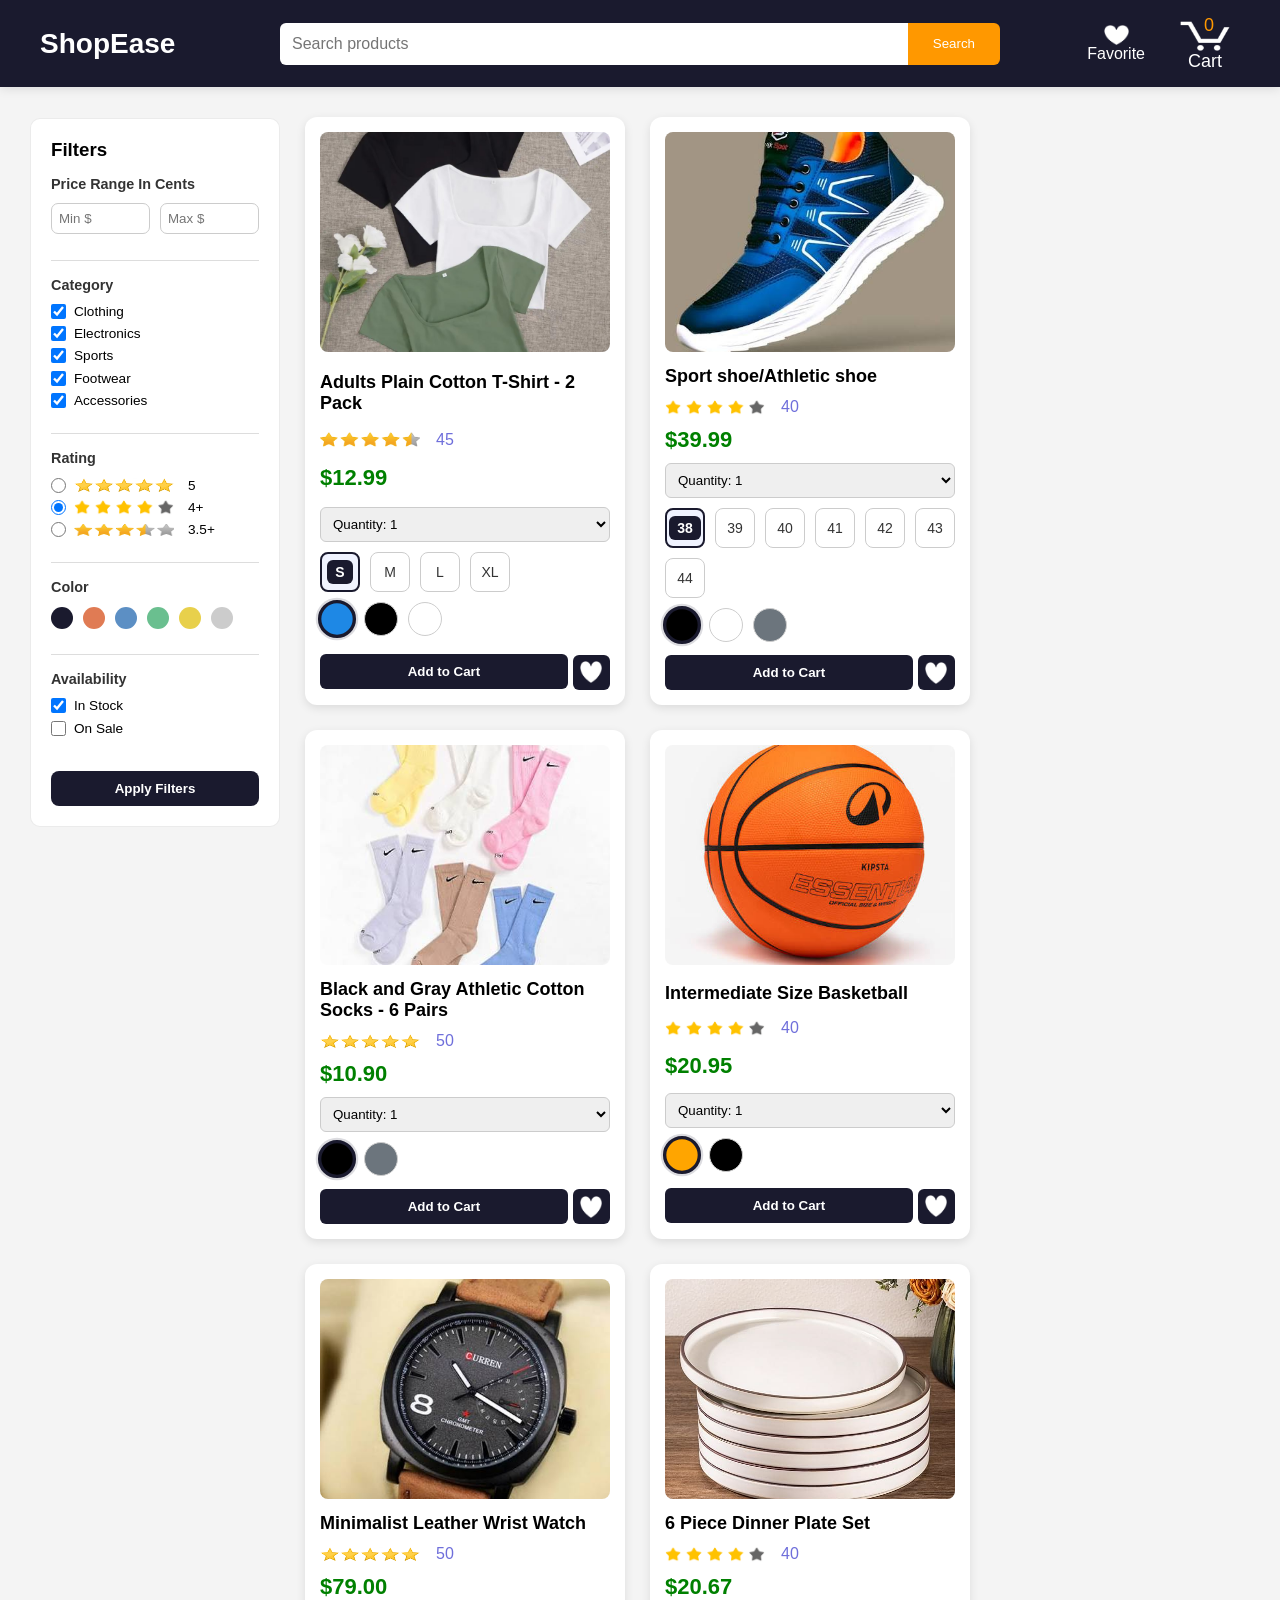
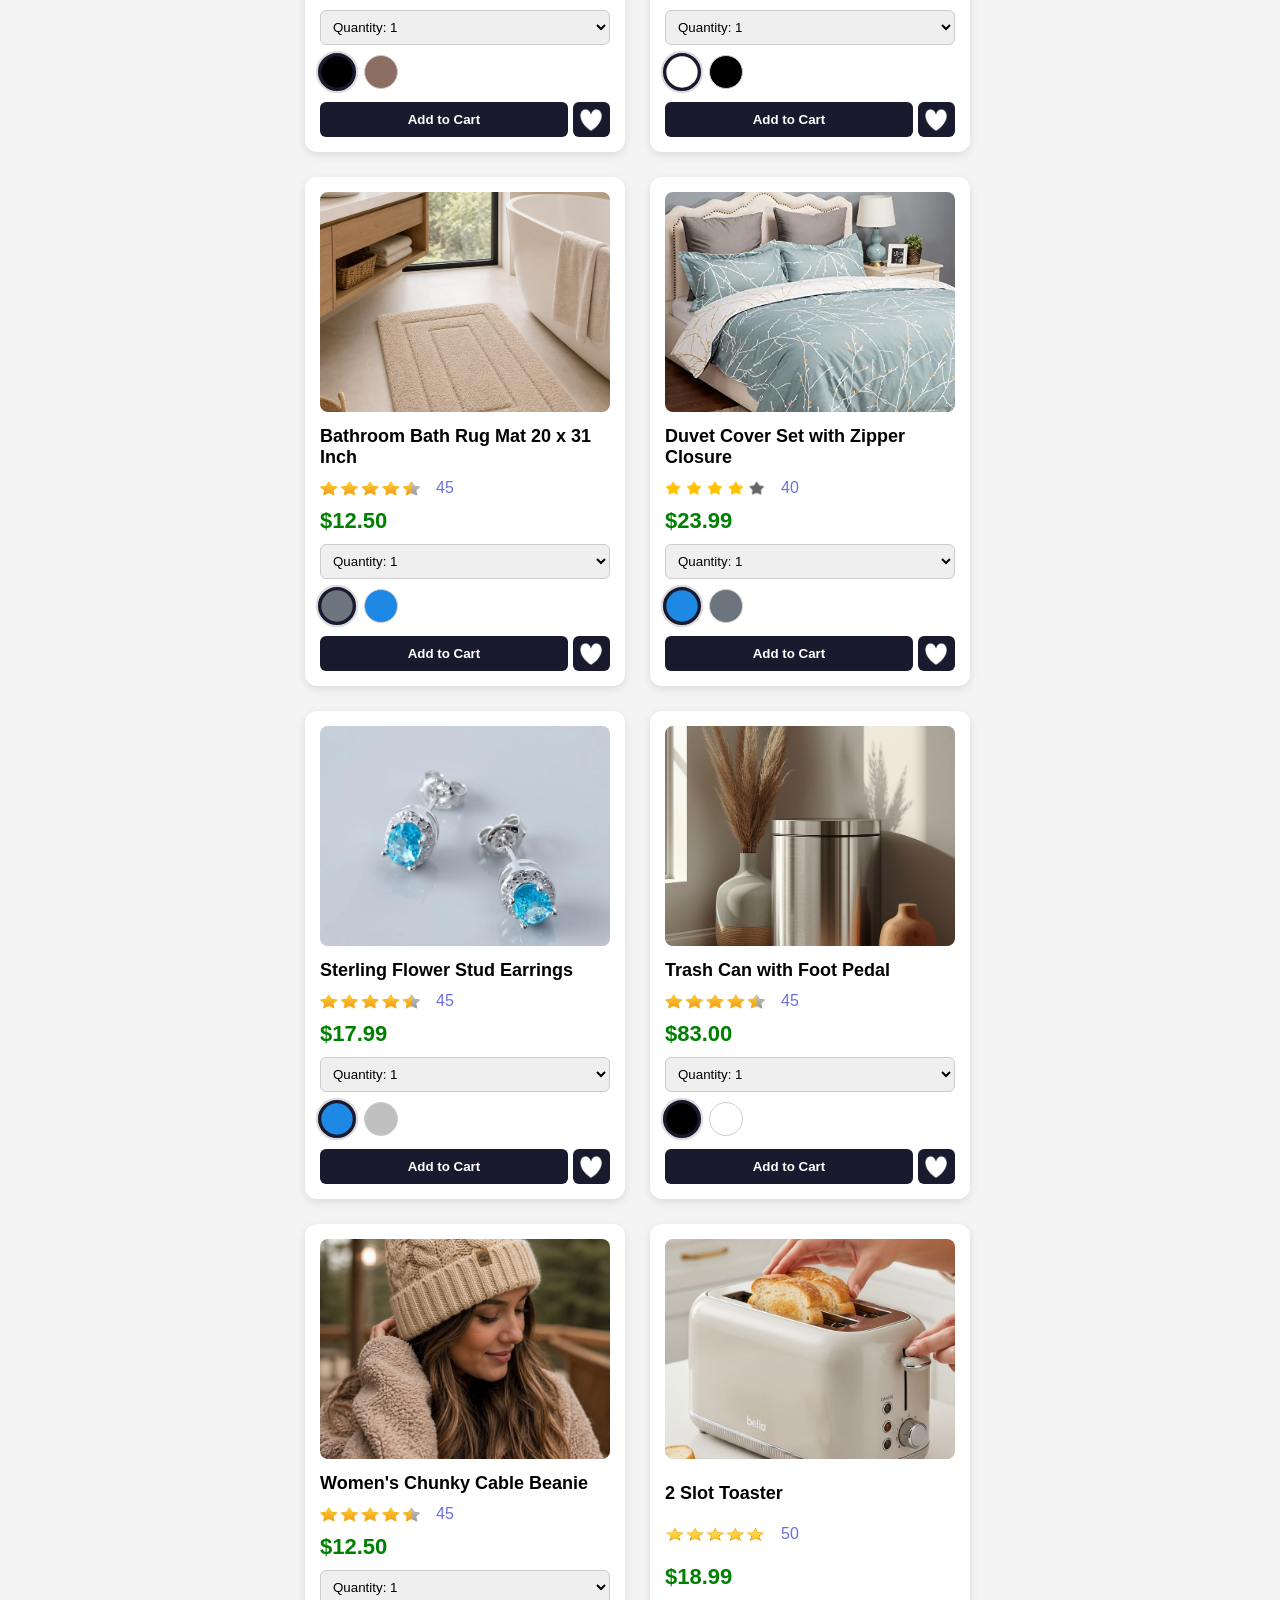
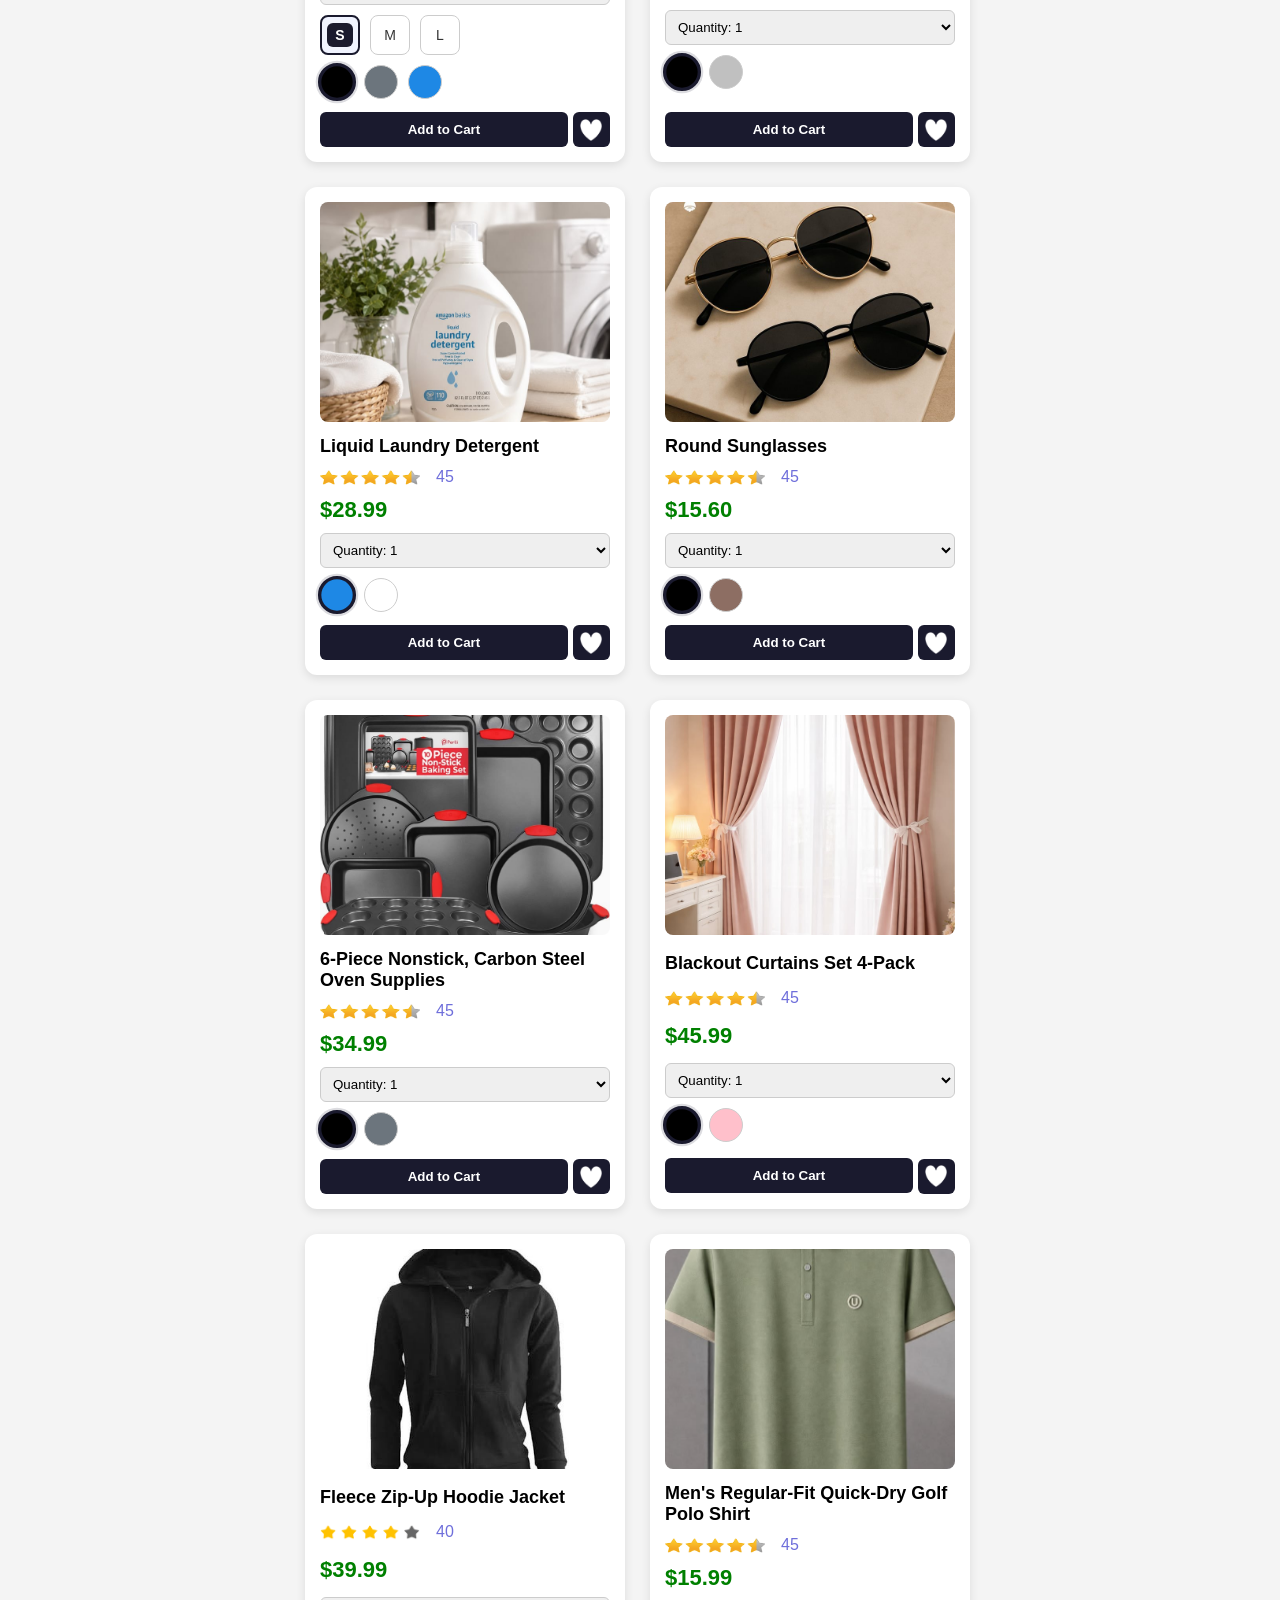
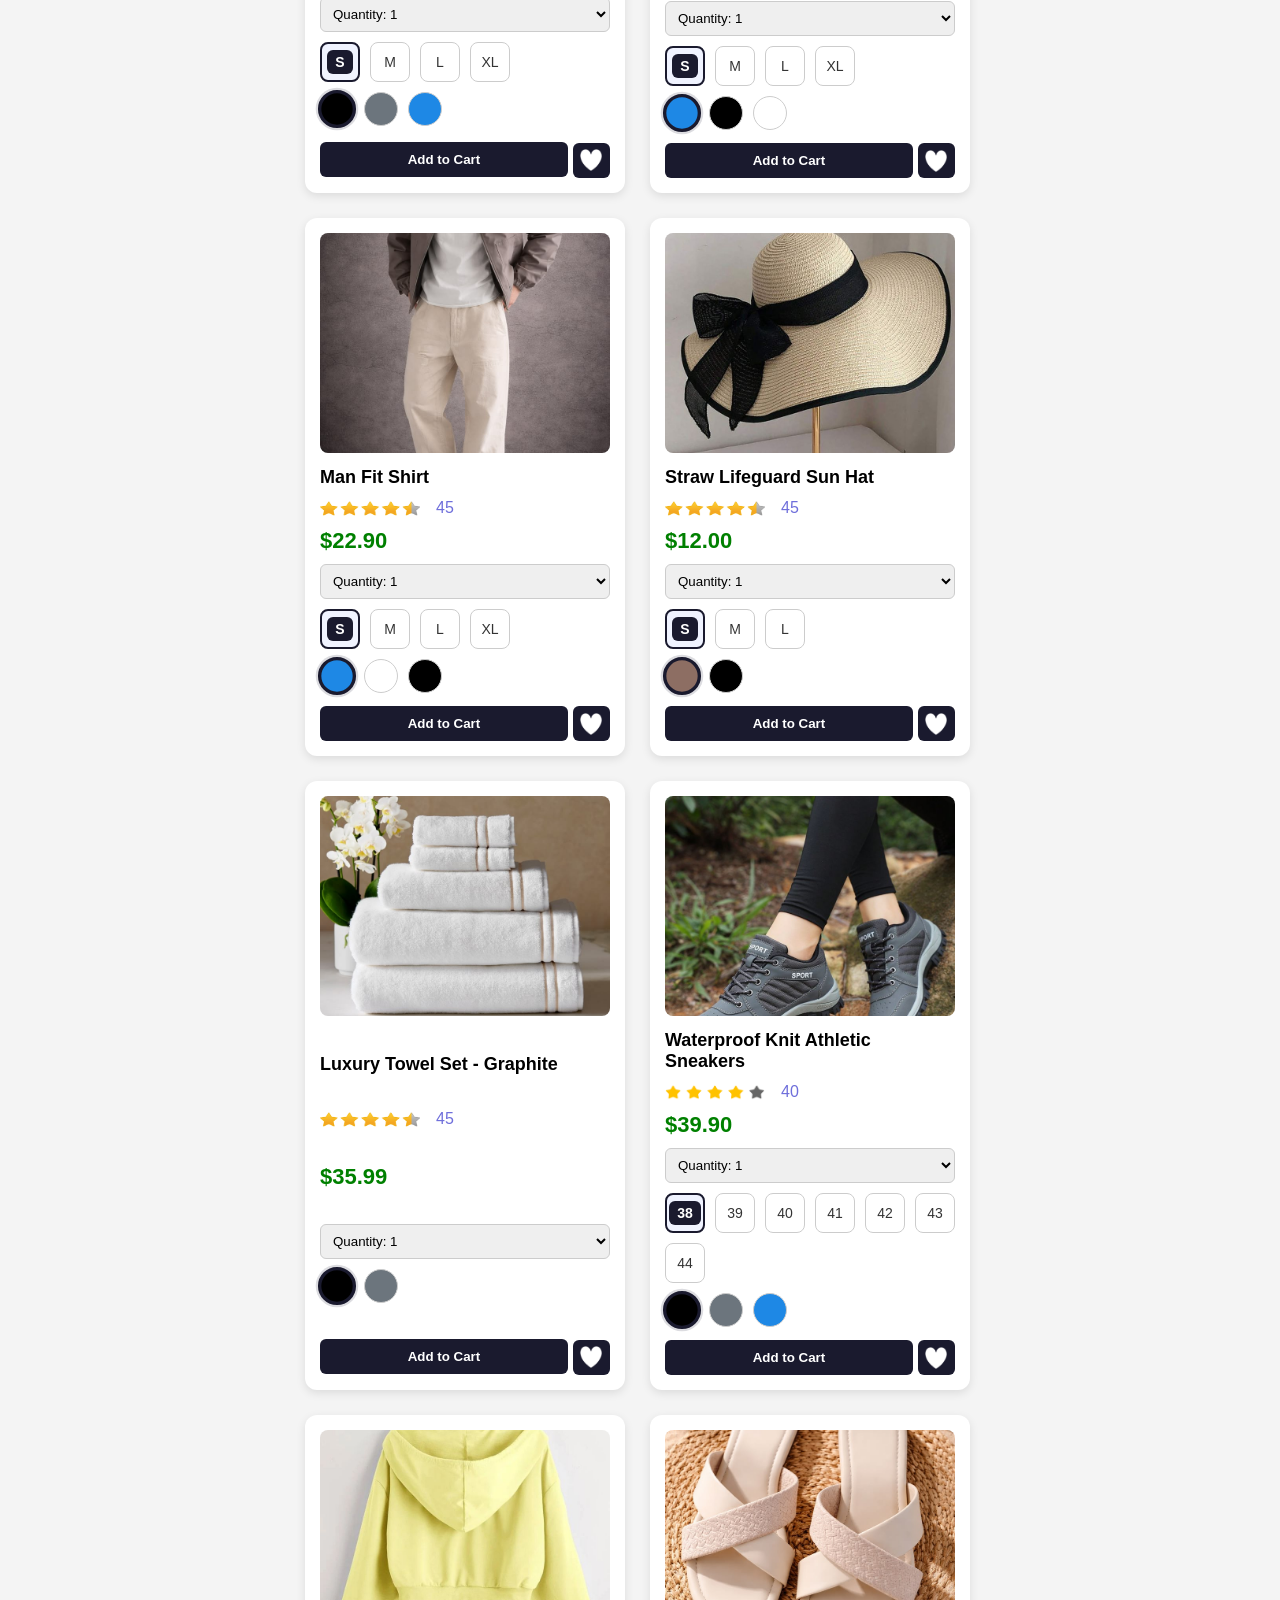
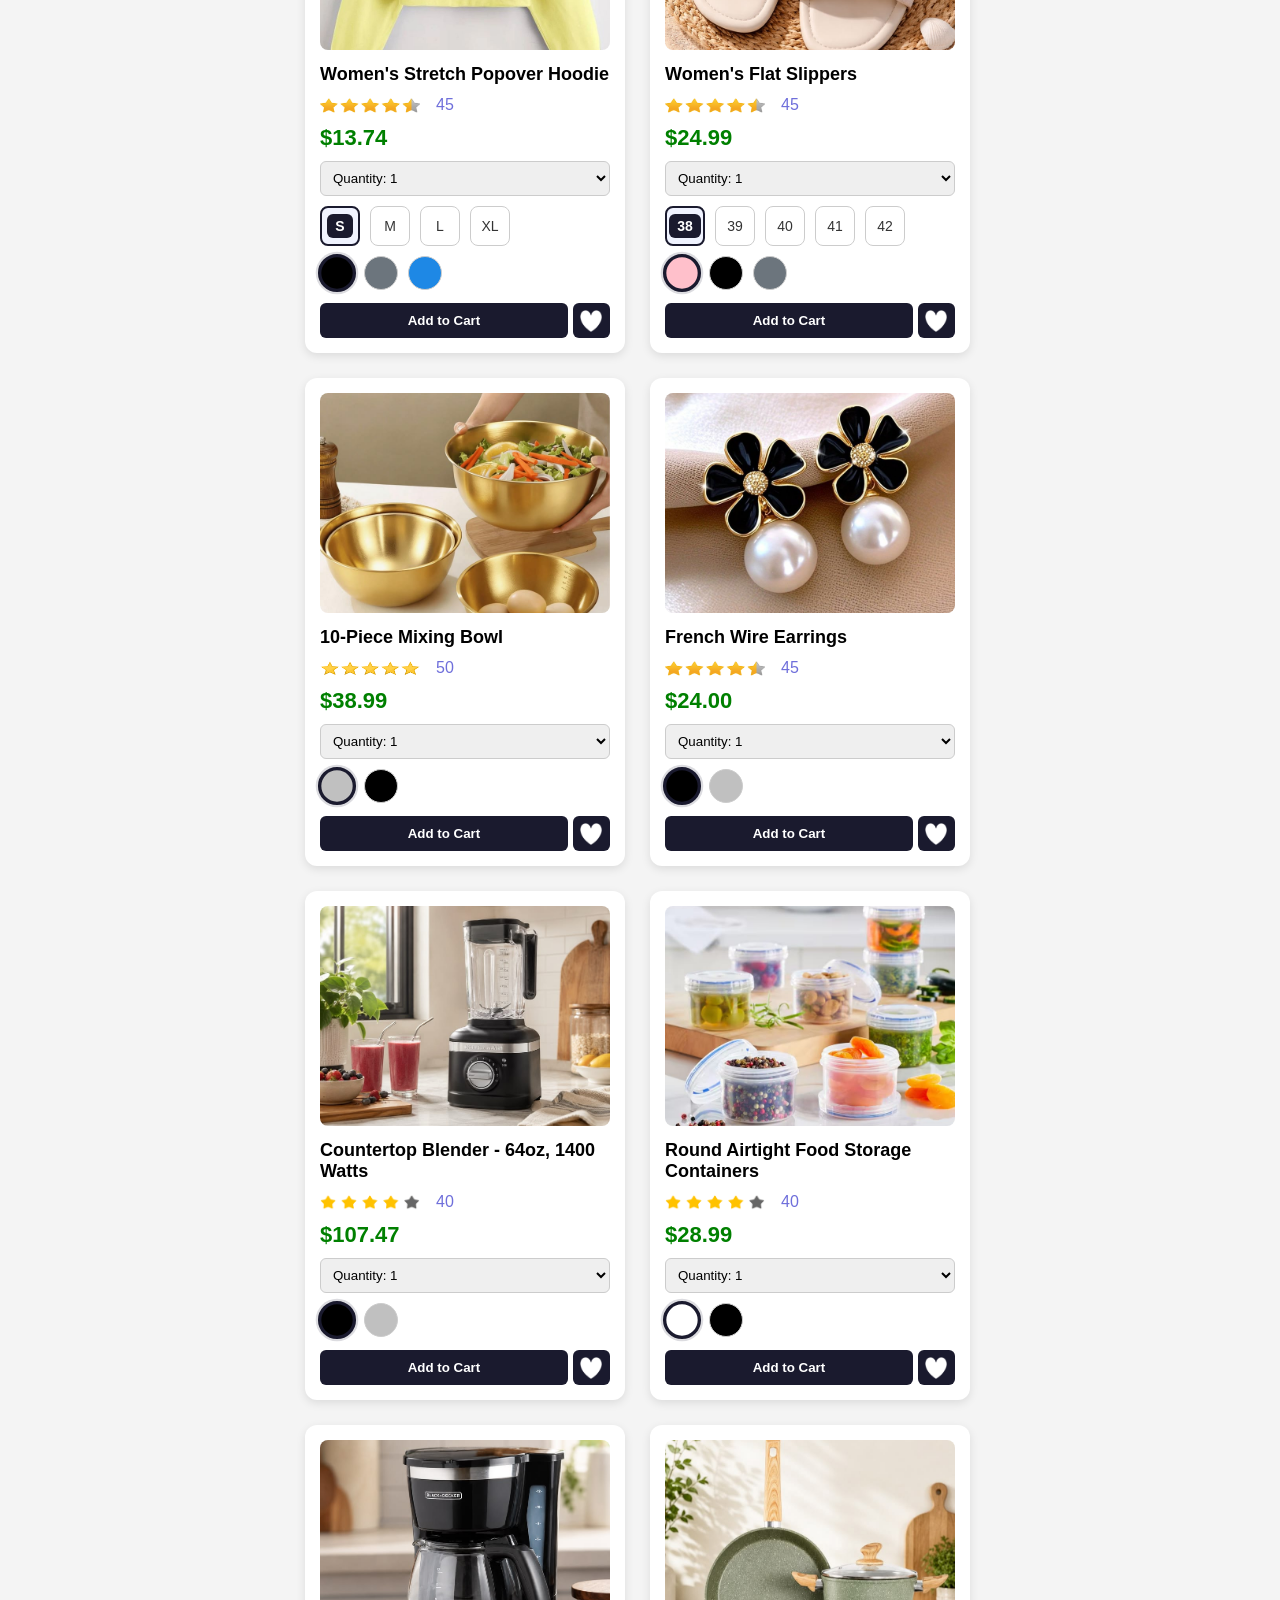
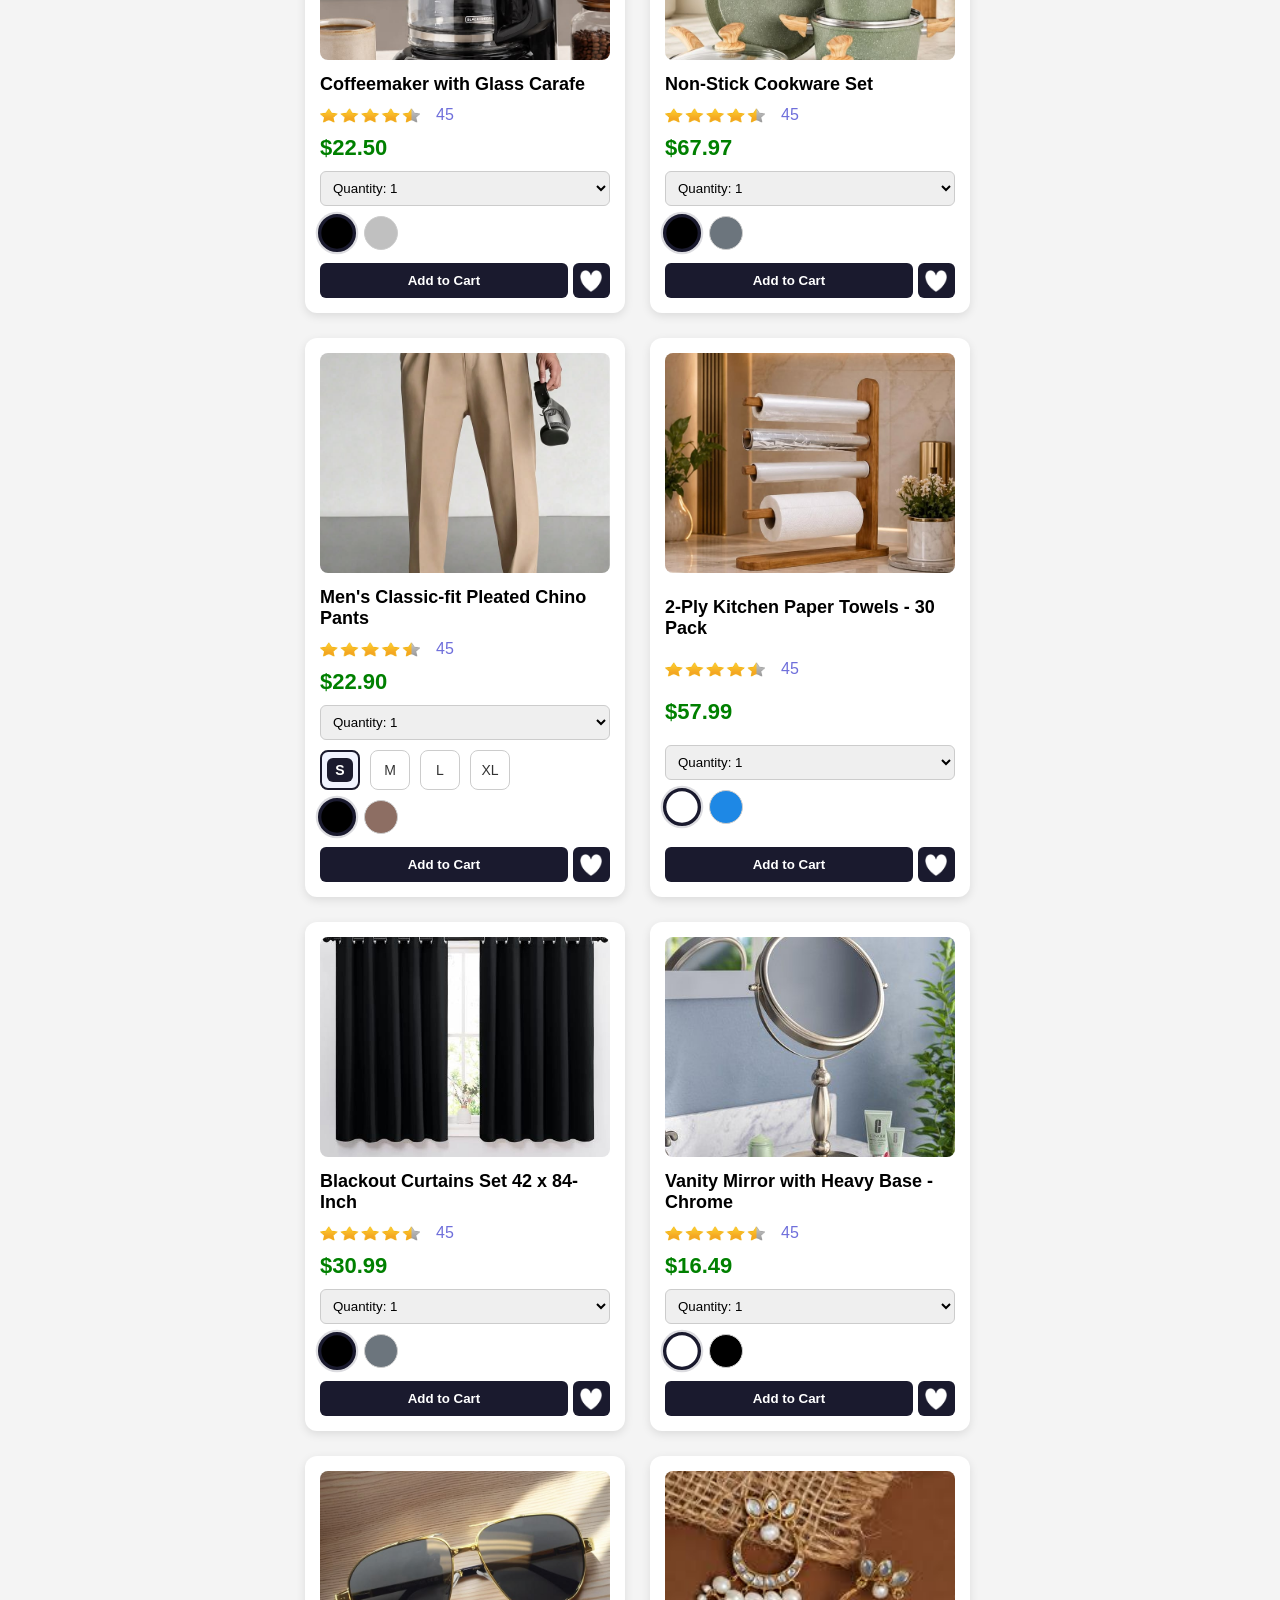
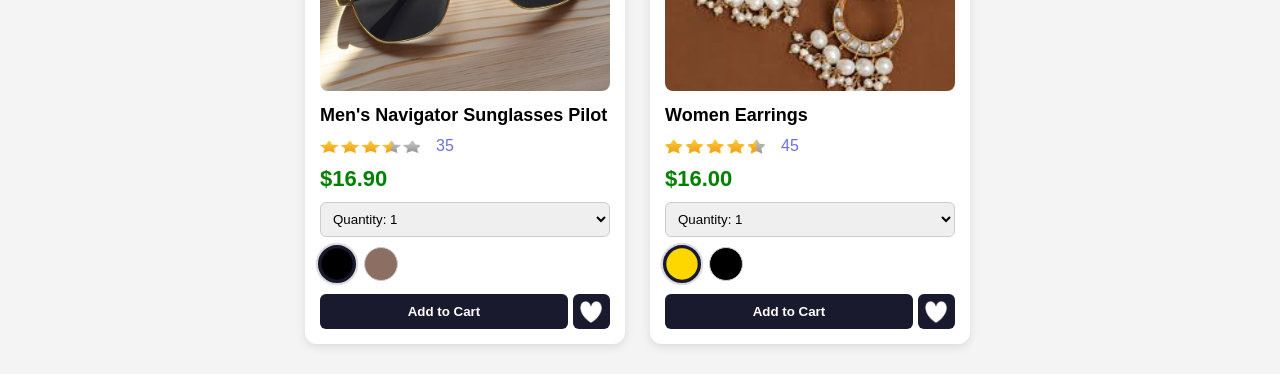
<file: index.html>
<!DOCTYPE html>
<html lang="en">

<head>
    <meta charset="UTF-8">
    <meta name="viewport" content="width=device-width, initial-scale=1.0">
    <title>ShopEase</title>
    <link rel="stylesheet" href="style/ShopEase.css">
</head>

<body>
    <div class="navbar">

    <div class="nav-main">

        <div class="logo">ShopEase</div>

        <!-- Desktop Search -->
        <div class="desktop-search">
            <div class="search-box">
                <input id="search-input" type="text" placeholder="Search products">
                <button id="search-btn">Search</button>
            </div>
        </div>


        <div class="nav-actions">

            <!-- Mobile Only Search Icon -->
            <button id="mobile-search-btn" class="mobile-search-btn">
                🔍
            </button>


            <a class="fav-link" href="fav-product.html">
                <img class="fav-icon" src="images/unfilled-heart.png">
                <div class="fav-text">Favorite</div>
            </a>


            <a class="cart" href="checkout.html">

                <div class="cart-quantity JS-cart-quantity">
                    0
                </div>

                <img src="images/cart-icon.png" class="cart-image">

                <div class="cart-text">
                    Cart
                </div>

            </a>

        </div>

    </div>


    <!-- Mobile Search -->
    <div class="mobile-search">

        <div class="search-box">

            <input id="search-input-mobile" type="text" placeholder="Search products">

            <button id="search-btn-mobile">
                Search
            </button>

        </div>

    </div>


</div>

    <div class="container">
        <button class="filter-toggle" id="filter-toggle">☰ Filter</button>

        <aside class="sidebar">
            <h3>Filters</h3>

            <div class="filter-section">
                <h4>Price Range In Cents</h4>
                <div class="price-range">
                    <input id="price-min" type="number" placeholder="Min $" min="0" />
                    <input id="price-max" type="number" placeholder="Max $" min="0" />
                </div>
            </div>

            <hr class="divider">

            <div class="filter-section">
                <h4>Category</h4>
                <label><input type="checkbox" data-category="clothing" checked> Clothing</label>
                <label><input type="checkbox" data-category="electronics" checked> Electronics</label>
                <label><input type="checkbox" data-category="sports" checked> Sports</label>
                <label><input type="checkbox" data-category="footwear" checked> Footwear</label>
                <label><input type="checkbox" data-category="accessories" checked> Accessories</label>
            </div>

            <hr class="divider">

            <div class="filter-section">
                <h4>Rating</h4>
                <label><input type="radio" name="rating" value="5"> <img class="product-rating-star"
                        src="images/ratings/rating-5.png">5</label>
                <label><input type="radio" name="rating" value="4" checked><img class="product-rating-star"
                        src="images/ratings/rating-4.png">4+</label>
                <label><input type="radio" name="rating" value="3.5"><img class="product-rating-star"
                        src="images/ratings/rating-3.5.png">3.5+</label>
            </div>

            <hr class="divider">

            <div class="filter-section">
                <h4>Color</h4>
                <div class="color-dots">
                    <div class="color-dot" data-color="black" style="background:#1a1a2e;"></div>
                    <div class="color-dot" data-color="orange" style="background:#e07b54;"></div>
                    <div class="color-dot" data-color="blue" style="background:#5c8fc4;"></div>
                    <div class="color-dot" data-color="green" style="background:#6abf8f;"></div>
                    <div class="color-dot" data-color="yellow" style="background:#e8d04b;"></div>
                    <div class="color-dot" data-color="gray" style="background:#ccc;"></div>
                </div>
            </div>

            <hr class="divider">

            <div class="filter-section">
                <h4>Availability</h4>
                <label><input type="checkbox" data-availability="in-stock" checked> In Stock</label>
                <label><input type="checkbox" data-availability="on-sale"> On Sale</label>
            </div>

            <button class="apply-btn" id="apply-filters">Apply Filters</button>
        </aside>

        <div class="products JS-products"></div>
    </div>
    <script type="module" src="scripts/data/ShopEase.js"></script>
</body>

</html>
</file>
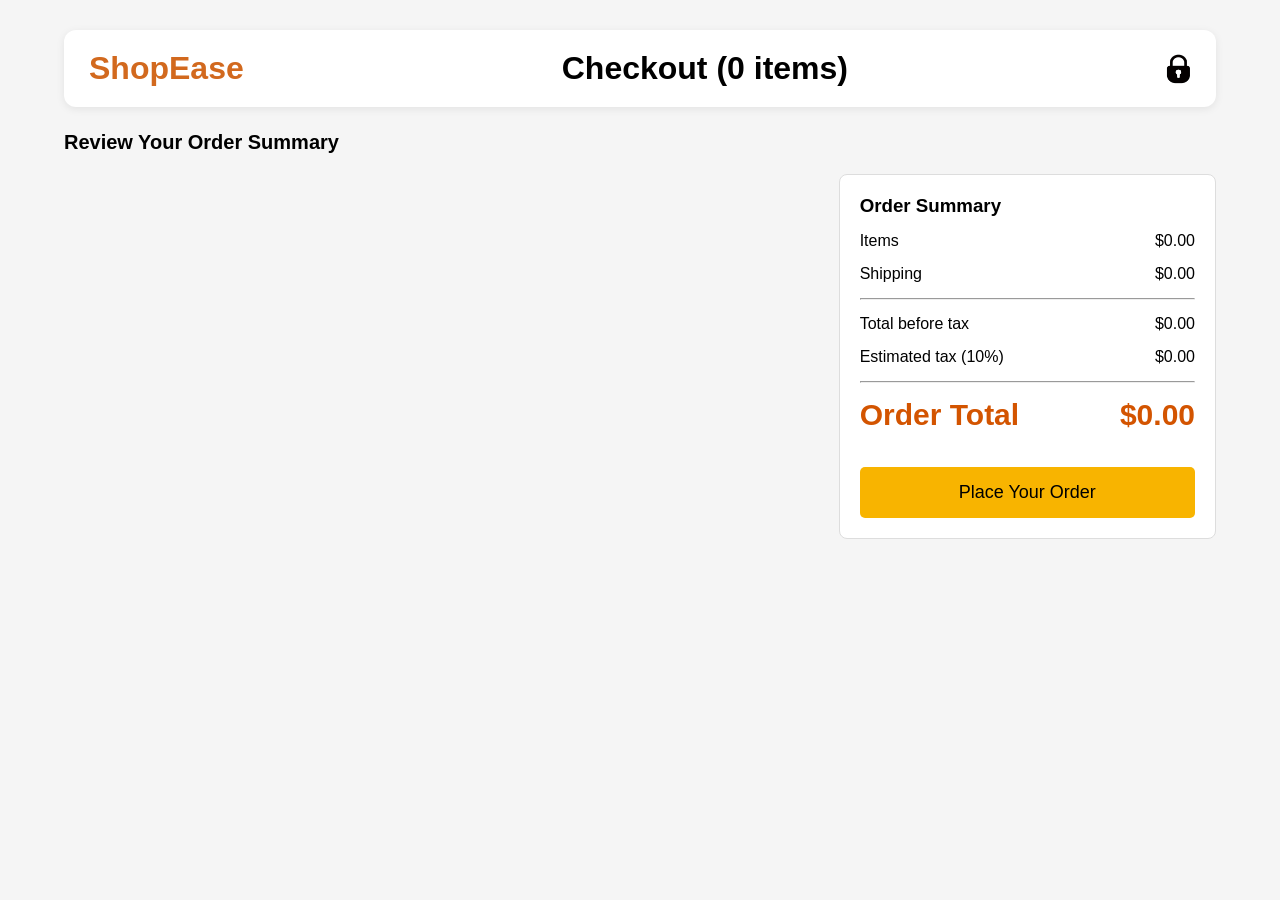
<file: checkout.html>
<!DOCTYPE html>
<html lang="en">

<head>
    <meta charset="UTF-8">
    <meta name="viewport" content="width=device-width, initial-scale=1.0">
    <title>Checkout</title>
    <link rel="stylesheet" href="style/checkout.css">
</head>

<body>
    <div class="container">
        <div class="heading">
            <a href="index.html"><h1>ShopEase</h1></a>
            <h1>Checkout (<span class="JS-checkout-count">0</span> items)</h1>
            <img src="images/lock-checkout.png" alt="lock">
        </div>

        <div class="order-summary">Review Your Order Summary</div>
        <div class="main">
            <div class="left">
                <div>
                    <div class="items JS-order-summary"></div>
                </div>
            </div>

            <div class="right">
                <div class="box summary">
                    <h3>Order Summary</h3>
                    <p><span>Items</span><span class="JS-items-price">$0.00</span></p>
                    <p><span>Shipping</span><span class="JS-shipping">$0.00</span></p>
                    <hr>
                    <p><span>Total before tax</span><span class="JS-total-before-tax">$0.00</span></p>
                    <p><span>Estimated tax (10%)</span><span class="JS-estimated-tax">$0.00</span></p>
                    <hr>
                    <p class="order-total">
                        <span>Order Total</span>
                        <span class="JS-order-total">$0.00</span>
                    </p>
                    <button class="JS-place-order">Place Your Order</button>
                </div>

            </div>
        </div>
    </div>
    <script type="module" src="scripts/data/checkout.js"></script>
</body>

</html>
</file>
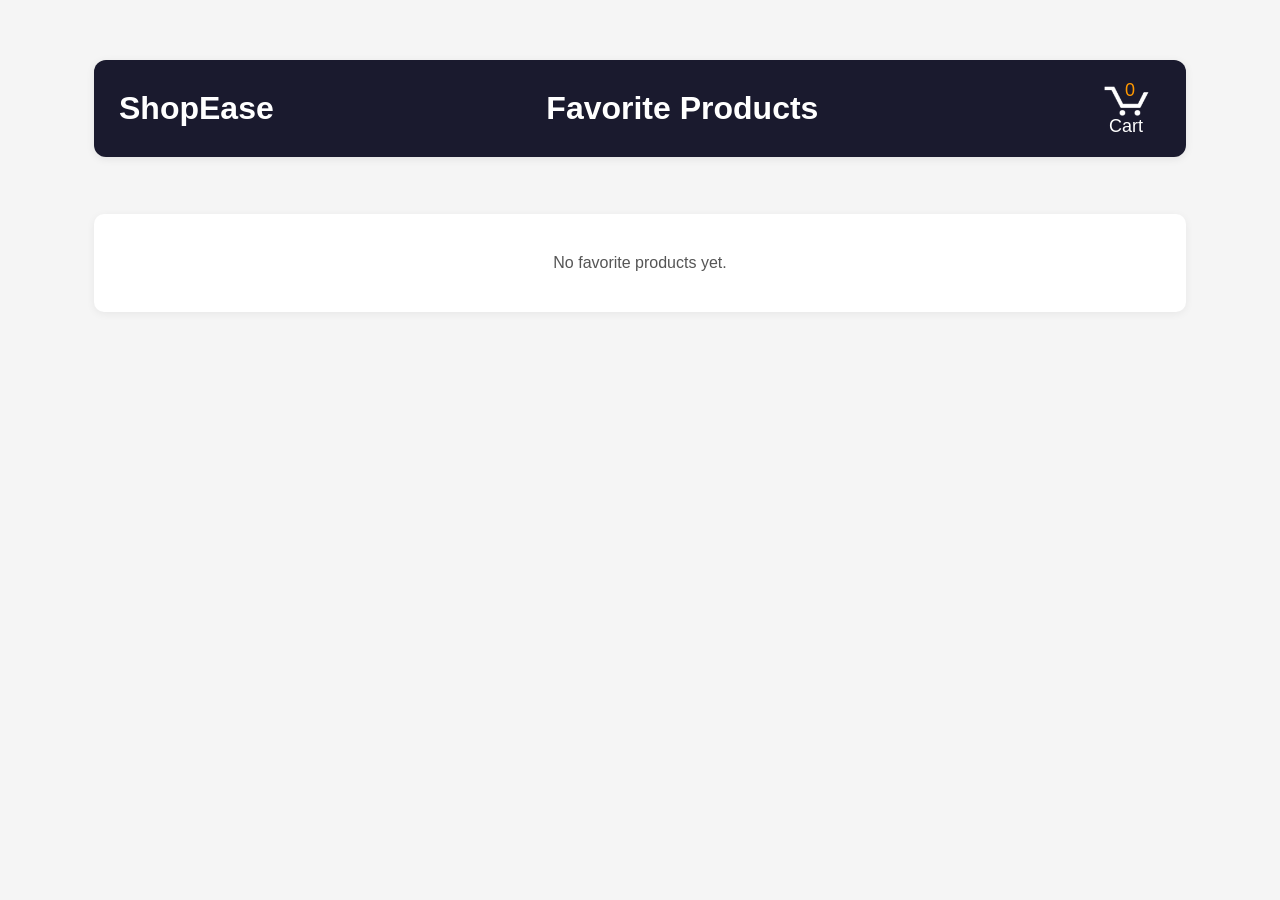
<file: fav-product.html>
<!DOCTYPE html>
<html lang="en">

<head>
    <meta charset="UTF-8">
    <meta name="viewport" content="width=device-width, initial-scale=1.0">
    <title>fav products</title>
    <link rel="stylesheet" href="style/ShopEase.css">
    <link rel="stylesheet" href="style/fav-products.css">
</head>

<body>
    <div class="container">
        <div class="heading">
            <a href="index.html">
                <h1>ShopEase</h1>
            </a>
            <h1>Favorite Products</h1>
            <a class="cart" href="checkout.html" target="_blank">
                <div class="cart-quantity JS-cart-quantity">0</div>
                <img src="images/cart-icon.png" class="cart-image">
                <div class="cart-text">Cart</div>
            </a>
        </div>
        <div class="favorites-grid"></div>
    </div>
    <script type="module" src="scripts/data/ShopEase.js"></script>

    <script type="module" src="scripts/data/fav-products.js"></script>
</body>

</html>
</file>
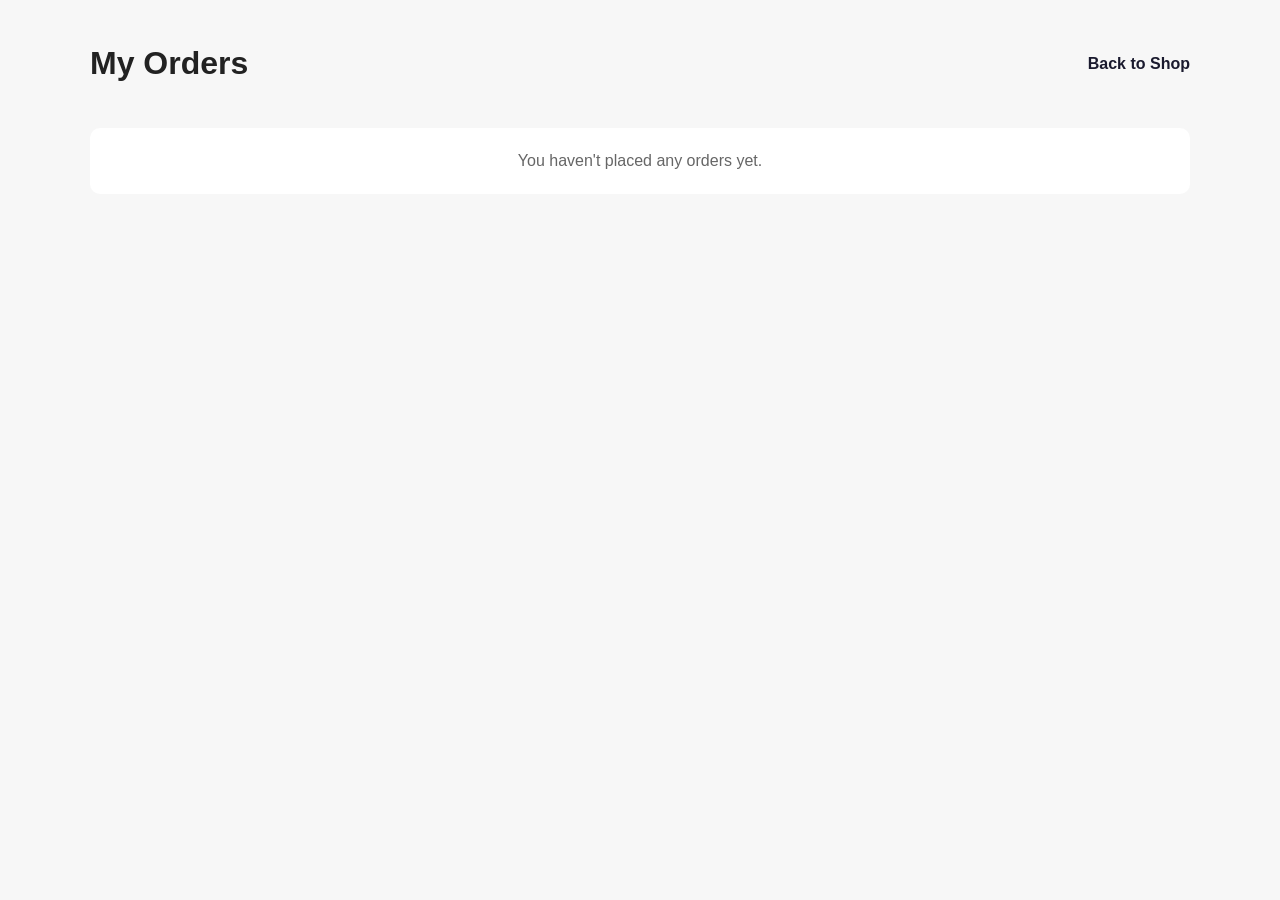
<file: orders.html>
<!DOCTYPE html>
<html lang="en">
<head>
  <meta charset="UTF-8">
  <meta name="viewport" content="width=device-width, initial-scale=1.0">
  <title>My Orders</title>
  <link rel="stylesheet" href="style/orders.css">
</head>
<body>
  <div class="page">
    <div class="page-header">
      <h1>My Orders</h1>
      <a href="index.html">Back to Shop</a>
    </div>
    <div class="JS-orders-list"></div>
  </div>

  <script type="module" src="scripts/data/orders.js"></script>
</body>
</html>
</file>
<file: style/ShopEase.css>
* {
    margin: 0;
    padding: 0;
    box-sizing: border-box;
    font-family: Arial, sans-serif;
}


body {
    background: #f4f4f4;
}


/* ================= NAVBAR ================= */

.navbar {

    background: #1a1a2e;
    padding: 15px 40px;
    box-shadow: 0 2px 10px rgba(0, 0, 0, 0.1);
    position: sticky;
    top: 0;
    z-index: 30;

}


.nav-main {

    display: flex;
    align-items: center;
    position: relative;
    width: 100%;

}


/* Logo */

.logo {

    font-size: 28px;
    font-weight: bold;
    color: white;

}


/* Desktop Search */

.desktop-search {

    position: absolute;
    left: 50%;
    transform: translateX(-50%);
    width: 60%;

}


.search-box {
    display: flex;
    width: 100%;

}


.search-box input {

    flex: 1;
    padding: 12px;
    border: none;
    outline: none;
    font-size: 16px;
    border-radius: 6px 0 0 6px;

}


.search-box button {

    padding: 12px 25px;
    border: none;
    background: #ff9800;
    color: white;
    cursor: pointer;
    border-radius: 0 6px 6px 0;

}


.search-box button:hover {

    background: #e68900;

}



/* Right Navbar Items */

.nav-actions {

    margin-left: auto;
    display: flex;
    align-items: center;
    gap: 25px;

}



.fav-link {

    text-decoration: none;
    display: flex;
    flex-direction: column;
    align-items: center;

}


.fav-icon {

    width: 25px;
    height: 20px;

}


.fav-text {

    color: white;

}



/* Cart */

.cart {

    text-decoration: none;
    color: white;
    font-size: 18px;
    cursor: pointer;
    display: flex;
    flex-direction: column;
    align-items: center;
    justify-content: center;
    min-width: 70px;

}


.cart-quantity {

    color: #ff9800;
    margin-bottom: -15px;
    margin-left: 8px;

}


.cart-image {

    width: 50px;
    height: 30px;

}



/* Mobile Search Button */

.mobile-search-btn {

    display: none;
    background: none;
    border: none;
    color: white;
    font-size: 24px;
    cursor: pointer;

}



.mobile-search {

    display: none;

}


/* ================= SIDEBAR ================= */


.container {

    display: flex;
    padding: 30px;
    gap: 25px;
    align-items: flex-start;

}



.sidebar {

    position: sticky;
    top: 118px;
    width: 250px;
    max-height: calc(100vh - 140px);
    background: white;
    padding: 20px;
    border-radius: 10px;
    overflow-y: auto;
    border: 1px solid rgba(0, 0, 0, 0.08);
    flex-shrink: 0;

}



.sidebar::-webkit-scrollbar {

    width: 8px;

}


.sidebar::-webkit-scrollbar-thumb {

    background: rgba(26, 26, 46, 0.25);
    border-radius: 999px;

}



.sidebar h3 {

    margin-bottom: 15px;

}



.filter-section {

    margin-bottom: 1.6rem;

}



.filter-section h4 {

    font-size: 0.9rem;
    margin-bottom: 0.7rem;
    color: #333;

}



.filter-section label {

    display: flex;
    align-items: center;
    gap: 0.5rem;
    font-size: 0.85rem;
    margin-bottom: 0.45rem;
    cursor: pointer;

}



.filter-section input[type="checkbox"],
.filter-section input[type="radio"] {

    width: 15px;
    height: 15px;

}



.price-range {

    display: flex;
    gap: 10px;

}



.price-range input {

    width: 100%;
    padding: 7px;
    border: 1px solid #ccc;
    border-radius: 7px;
    outline: none;

}



.divider {

    border: none;
    border-top: 1px solid #ddd;
    margin: 1rem 0;

}



/* Colors */

.color-dots {

    display: flex;
    gap: 10px;
    flex-wrap: wrap;

}



.color-dot {

    width: 22px;
    height: 22px;
    border-radius: 50%;
    cursor: pointer;
    position: relative;
    border: 2px solid transparent;

}


.color-dot:hover {

    border-color: #1a1a2e;

}


.color-dot.selected {

    border-color: #1a1a2e;

}



.color-dot.selected::after {

    content: "✓";
    color: white;
    position: absolute;
    inset: 0;
    display: flex;
    justify-content: center;
    align-items: center;
    font-size: 12px;

}



/* Apply Button */


.apply-btn {

    width: 100%;
    padding: 10px;
    margin-top: 10px;
    background: #1a1a2e;
    color: white;
    border: none;
    border-radius: 8px;
    cursor: pointer;
    font-weight: bold;

}



.filter-toggle {

    display: none;

}

/* ================= PRODUCTS ================= */


.products {

    flex: 1;
    display: flex;
    flex-wrap: wrap;
    gap: 25px;

}



.no-products {

    width: 100%;
    padding: 24px;
    text-align: center;
    background: white;
    border-radius: 10px;
    color: #555;

}



/* Product Card */


.card {

    background: white;
    width: 320px;
    border-radius: 12px;
    padding: 15px;
    box-shadow: 0 3px 10px rgba(0, 0, 0, 0.1);
    display: flex;
    flex-direction: column;
    justify-content: space-between;
    min-height: 480px;

}



.product-images {

    width: 100%;
    height: 220px;
    object-fit: cover;
    border-radius: 8px;

}



.product-name {

    margin-top: 10px;
    font-size: 18px;
    font-weight: bold;

}



.stars {

    display: flex;
    align-items: center;
    margin: 8px 0;

}



.product-rating-star {

    width: 100px;
    height: 15px;
    margin-right: 6px;

}



.product-rating-count {

    margin: 3px 10px;
    cursor: pointer;
    color: rgb(111, 111, 219);

}



.price {

    color: green;
    font-size: 22px;
    font-weight: bold;
    margin-bottom: 10px;

}



/* Options */


.options {

    display: flex;
    flex-direction: column;
    gap: 10px;

}



.options select {

    padding: 8px;
    border-radius: 6px;
    border: 1px solid #ccc;

}



.card-actions {

    display: flex;
    align-items: center;
    gap: 5px;

}



/* Favorite Button */


.product-fav-button {

    width: 44px;
    height: 35px;
    margin-top: 13px;
    border: none;
    background: #1a1a2e;
    display: flex;
    justify-content: center;
    align-items: center;
    cursor: pointer;
    border-radius: 6px;

}



.product-fav-button img {

    width: 22px;
    height: 22px;

}



/* Size / Color Selector */


.size-picker,
.color-picker {

    display: flex;
    gap: 10px;
    flex-wrap: wrap;

}



.size-label,
.color-label {

    position: relative;
    display: flex;
    justify-content: center;
    align-items: center;
    width: 40px;
    height: 40px;
    border: 1px solid #ccc;
    border-radius: 8px;
    cursor: pointer;

}



.size-label input,
.color-label input {

    position: absolute;
    opacity: 0;

}

/* Selected size */
.size-label input:checked + span {
    font-weight: bold;
    color: white;
    background: #1a1a2e;
    border-radius: 6px;
    padding: 4px 8px;
}

.size-label:has(input:checked) {
    border: 2px solid #1a1a2e;
    background: #f0f3ff;
}

/* Selected color */
.color-label:has(input:checked) {
    border: 3px solid #1a1a2e;
    transform: scale(1.12);
    box-shadow: 0 0 0 2px rgba(26, 26, 46, 0.15);
}

.color-label input:checked + .color-indicator {
    border-color: #1a1a2e;
}

.size-label span {

    font-size: 14px;
    color: #333;

}



.color-label {

    width: 34px;
    height: 34px;
    border-radius: 50%;

}



.color-indicator {

    width: 100%;
    height: 100%;
    border-radius: 50%;

}



.size-label:hover,
.color-label:hover {

    transform: scale(1.05);
    border-color: #1a1a2e;

}



/* Add Cart Button */


.add-btn {

    width: 100%;
    margin-top: 12px;
    padding: 10px;
    border: none;
    background: #1a1a2e;
    color: white;
    border-radius: 6px;
    cursor: pointer;
    font-weight: bold;

}



.add-btn:hover {

    background: #e68900;

}



/* ================= MOBILE ================= */


@media(max-width:768px) {


    body {

        overflow-x: hidden;

    }



    .navbar {

        padding: 15px;

    }



    .desktop-search {

        display: none;

    }



    .mobile-search-btn {

        display: block;

    }



    .nav-main {

        justify-content: space-between;

    }



    .nav-actions {

        gap: 15px;

    }



    /* When search button clicked */

    .navbar.search-active .nav-main {

        display: none;

    }



    .navbar.search-active .mobile-search {

        display: block;

    }



    .navbar.search-active .mobile-search .search-box {

        display: flex;
        width: 100%;

    }



    .navbar.search-active .mobile-search input {

        flex: 1;

    }



    /* Filter Button */


    .filter-toggle {

        display: block;
        margin: 15px;
        padding: 10px;
        background: #1a1a2e;
        color: white;
        border: none;
        border-radius: 10px;
        cursor: pointer;

    }




    /* Main Layout */


    .container {

        display: block;
        padding: 15px;

    }



    /* Sidebar Mobile */


    .sidebar {

        position: fixed;
        left: -280px;
        top: 120px;
        width: 250px;
        height: 100vh;
        z-index: 100;
        transition: 0.3s;

    }



    .sidebar.show {

        left: 0;

    }




    /* Products */


    .products {

        justify-content: center;

    }



    .card {

        width: 100%;
        max-width: 350px;

    }



}
</file>
<file: style/checkout.css>
* {
    margin: 0;
    padding: 0;
    box-sizing: border-box;
    font-family: Arial, Helvetica, sans-serif;
}

body {
    background: #f5f5f5;
}

.container {
    width: 90%;
    margin: 30px auto;
}

.heading {
    display: flex;
    align-items: center;
    justify-content: space-between;
    gap: 20px;
    margin-bottom: 24px;
    padding: 20px 25px;
    background: white;
    border-radius: 12px;
    box-shadow: 0 2px 8px rgba(0, 0, 0, 0.08);
    width: 100%;
}

.heading a {
    text-decoration: none;
    color: chocolate;
}

h1 {
    text-align: center;
    margin: 0;
}

.heading img {
    width: 25px;
    height: 30px;
}
.delivery-option {
    font-size: 15px;
    font-weight: bold;
    margin-bottom: 10px;
}

.main {
    display: flex;
    gap: 20px;
    align-items: flex-start;
}
.order-summary{
    font-weight: bold;
    font-size: 20px;
    margin-bottom: 20px;
}
.left {
    flex: 2;
    display: flex;
    flex-direction: column;
    gap: 20px;
}

.right {
    flex: 1;
    display: flex;
    flex-direction: column;
    gap: 20px;
}

.row {
    display: flex;
}

.delivery {
    width: auto;
    max-width: 236px;
    flex-shrink: 0;
}

.box {
    background: white;
    border: 1px solid #ddd;
    border-radius: 8px;
    padding: 20px;
}

.delivery-date {
    font-size: 20px;
    font-weight: 600;
    color: #1a1a2e;
    margin-bottom: 14px;
}

.option {
    margin-bottom: 20px;
}

.option label {
    font-weight: bold;
    color: green;
}

.option p {
    margin-left: 25px;
    margin-top: 5px;
    color: gray;
}

.items {
    display: flex;
    flex-direction: column;
    gap: 20px;
}

.item {
    display: flex;
    flex-direction: column;
    gap: 14px;
    padding: 18px;
    border: 1px solid #e0e0e0;
    border-radius: 10px;
    background: #fff;
    margin-bottom: 14px;
}

.item-content {
    display: flex;
    justify-content: flex-start;
    align-items: flex-start;
    gap: 10px;
    padding-top: 0;
}

.item-content .row {
    flex: 0 0 auto;
    justify-content: flex-start;
    margin-left: 0;
}


.item-content .delivery h3 {
    margin-bottom: 10px;
}

.product {
    display: flex;
    gap: 12px;
    align-items: center;
    flex: 1 1 auto;
    min-width: 0;
}

.product img {
    width: 200px;
    height: 200px;
    object-fit: cover;
}

.info {
    display: flex;
    flex-direction: column;
    gap: 4px;
    min-width: 0;
}

.info h4 {
    margin-bottom: 0;
    font-size: 18px;
    line-height: 1.3;
    word-break: break-word;
}

.price {
    color: #d35400;
    font-weight: bold;
    margin-bottom: 0;
    font-size: 15px;
}

.info span {
    font-size: 14px;
}

.item-buttons{
    cursor: pointer;
    color: #0334d7;
    font-weight:500;
    margin-left: 20px;
}
.item-buttons:hover{
    color:#e6a500;
}

.current-selection {
    margin-top: 10px;
    font-size: 14px;
}

.action-row {
    display: flex;
    gap: 10px;
    margin-top: 12px;
    align-items: center;
    flex-wrap: wrap;
}

.item-edit {
    display: grid;
    gap: 10px;
    margin-top: 10px;
    padding: 10px 0 0 0;
    border-top: 1px solid #e0e0e0;
}

.option-field {
    display: flex;
    align-items: center;
    gap: 10px;
    flex-wrap: wrap;
}

.option-field strong {
    min-width: 80px;
}

.size-picker,
.color-picker {
    display: flex;
    align-items: center;
    gap: 10px;
    flex-wrap: wrap;
    margin-top: 6px;
}

.size-label,
.color-label {
    display: inline-flex;
    align-items: center;
    justify-content: center;
    min-width: 36px;
    min-height: 36px;
    border: 1px solid #ccc;
    border-radius: 6px;
    padding: 0 10px;
    font-size: 13px;
    cursor: pointer;
    position: relative;
    background: #fff;
}

.size-label input,
.color-label input {
    position: absolute;
    opacity: 0;
    pointer-events: none;
}

.size-label span {
    display: inline-block;
}

.color-label {
    width: 28px;
    height: 28px;
    border-radius: 50%;
    padding: 0;
}

.color-indicator {
    width: 100%;
    height: 100%;
    border-radius: 50%;
    border: 2px solid transparent;
    box-sizing: border-box;
}

.color-label input:checked + .color-indicator {
    border-color: #333;
}

.edit-actions {
    display: flex;
    gap: 10px;
    flex-wrap: wrap;
}

.edit-actions button {
    width: auto;
    padding: 10px 16px;
    font-size: 14px;
    border-radius: 6px;
}

.summary p {
    display: flex;
    justify-content: space-between;
    margin: 15px 0;
}

.summary hr {
    margin: 15px 0;
}

.order-total {
    color: #d35400;
    font-size: 30px;
    font-weight: bold;
}

button {
    width: 100%;
    padding: 15px;
    background: #f8b400;
    border: none;
    border-radius: 5px;
    font-size: 18px;
    cursor: pointer;
    margin-top: 20px;
}

button:hover {
    background: #e6a500;
}

.payment label {
    display: block;
    margin: 15px 0;
}

.logos {
    display: flex;
    gap: 10px;
    margin-top: 20px;
}

.logos img {
    width: 60px;
}

@media(max-width:900px) {

    .main {
        flex-direction: column;
    }

    .row {
        flex-direction: column;
    }

}
</file>
<file: style/fav-products.css>
* {
    margin: 0;
    padding: 0;
    box-sizing: border-box;
    font-family: Arial, Helvetica, sans-serif;
}

body {
    background: #f5f5f5;
}

.container {
    width: 90%;
    margin: 30px auto;
    display: flex;
    flex-direction: column;
    align-items: stretch;
}

.heading {
    display: flex;
    align-items: center;
    justify-content: space-between;
    gap: 20px;
    margin-bottom: 24px;
    padding: 20px 25px;
    background: #1a1a2e;
    border-radius: 12px;
    box-shadow: 0 2px 8px rgba(0, 0, 0, 0.08);
    width: 100%;
}

.heading a {
    text-decoration: none;
    color: white;
}

h1 {
    color: white;
    text-align: center;
    margin: 0;
}

.heading img {
    width: 45px;
    height: 30px;
}

.favorites-grid {
    display: flex;
    flex-wrap: wrap;
    gap: 25px;
    align-items: stretch;
    margin-top: 8px;
    width: 100%;
}

.favorites-grid .card {
    display: flex;
    flex-direction: column;
    justify-content: space-between;
    align-self: stretch;
    min-height: 480px;
    flex: 0 0 320px;
}

.favorites-grid .options {
    margin-top: 10px;
    min-height: 110px;
    display: flex;
    flex-direction: column;
    gap: 10px;
}

.favorites-grid .card-actions {
    margin-top: auto;
    display: flex;
    align-items: center;
    gap: 8px;
    padding-top: 10px;
}

.favorites-grid .add-btn {
    flex: 1;
    min-height: 44px;
}

.favorites-grid .product-fav-button {
    min-height: 44px;
    margin-top: 10;
}

.empty-state {
    width: 100%;
    padding: 40px;
    text-align: center;
    background: white;
    border-radius: 10px;
    color: #555;
    font-size: 1rem;
    box-shadow: 0 2px 8px rgba(0, 0, 0, 0.06);
}
</file>
<file: style/orders.css>
body {
      font-family: Arial, sans-serif;
      margin: 0;
      background: #f7f7f7;
      color: #222;
    }

    .page {
      max-width: 1100px;
      margin: 0 auto;
      padding: 24px;
    }

    .page-header {
      display: flex;
      justify-content: space-between;
      align-items: center;
      margin-bottom: 24px;
    }

    .page-header a {
      text-decoration: none;
      color: #1a1a2e;
      font-weight: bold;
    }

    .order-card {
      background: white;
      border-radius: 12px;
      padding: 16px;
      margin-bottom: 20px;
      box-shadow: 0 2px 8px rgba(0, 0, 0, 0.08);
    }

    .order-card-header {
      display: grid;
      grid-template-columns: repeat(4, 1fr);
      gap: 12px;
      margin-bottom: 16px;
      padding-bottom: 12px;
      border-bottom: 1px solid #eee;
    }

    .order-label {
      font-size: 12px;
      color: #777;
      margin: 0 0 4px;
      text-transform: uppercase;
    }

    .status-badge {
      display: inline-block;
      background: #eaf4ff;
      color: #0b5fff;
      padding: 4px 10px;
      border-radius: 999px;
      font-weight: bold;
    }

    .order-items {
      display: grid;
      gap: 16px;
    }

    .order-item {
      display: flex;
      gap: 16px;
      padding: 12px;
      border: 1px solid #eee;
      border-radius: 10px;
      background: #fcfcfc;
    }

    .order-item img {
      width: 100px;
      height: 100px;
      object-fit: cover;
      border-radius: 8px;
    }

    .order-item-info h4 {
      margin: 0 0 6px;
    }

    .order-item-info p {
      margin: 4px 0;
    }

    .order-actions {
      margin-top: 10px;
      display: flex;
      gap: 10px;
      flex-wrap: wrap;
    }

    .order-actions button {
      border: none;
      padding: 8px 12px;
      border-radius: 8px;
      cursor: pointer;
      font-weight: bold;
    }

    .buy-again-btn {
      background: #1a1a2e;
      color: white;
    }

    .track-btn {
      background: #eaf4ff;
      color: #0b5fff;
    }

    .empty-orders {
      background: white;
      padding: 24px;
      border-radius: 10px;
      text-align: center;
      color: #666;
    }

    @media (max-width: 768px) {
      .order-card-header {
        grid-template-columns: 1fr 1fr;
      }

      .order-item {
        flex-direction: column;
      }
    }
</file>
